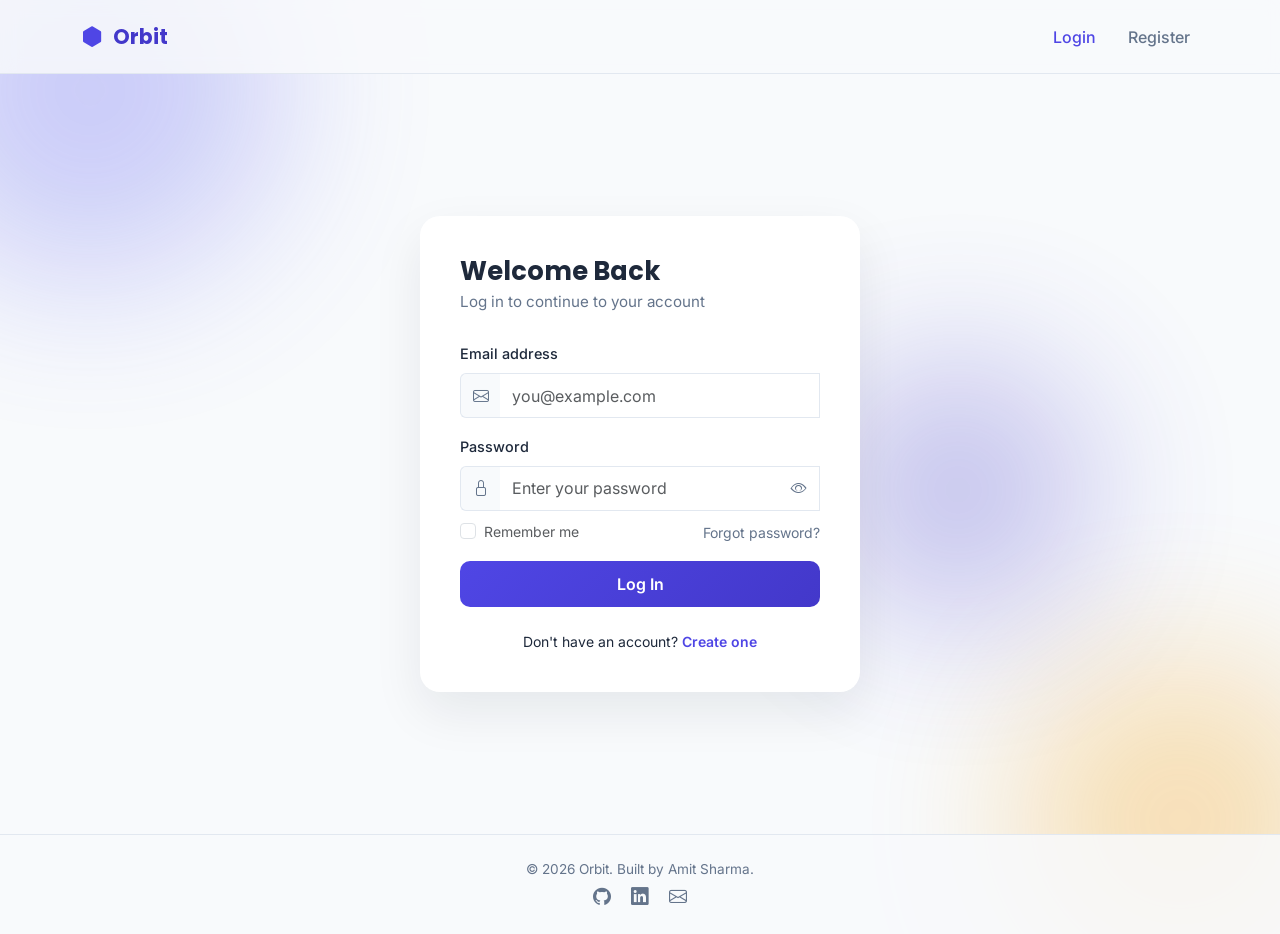
<file: index.html>
<!DOCTYPE html>
<html lang="en">
<head>
<meta charset="UTF-8">
<meta name="viewport" content="width=device-width, initial-scale=1.0">
<title>Login | Orbit</title>
<link href="https://cdn.jsdelivr.net/npm/bootstrap@5.3.3/dist/css/bootstrap.min.css" rel="stylesheet">
<link rel="stylesheet" href="https://cdn.jsdelivr.net/npm/bootstrap-icons@1.11.3/font/bootstrap-icons.css">
<link rel="preconnect" href="https://fonts.googleapis.com">
<link href="https://fonts.googleapis.com/css2?family=Inter:wght@400;500;600&family=Poppins:wght@600;700&display=swap" rel="stylesheet">
<link rel="stylesheet" href="style.css">
</head>
<body>

<div class="bg-blob blob-1"></div>
<div class="bg-blob blob-2"></div>
<div class="bg-blob blob-3"></div>

<nav class="navbar navbar-expand-lg">
  <div class="container">
    <a class="navbar-brand" href="index.html"><i class="bi bi-hexagon-fill"></i> Orbit</a>
    <button class="navbar-toggler" type="button" data-bs-toggle="collapse" data-bs-target="#navMenu" aria-label="Toggle navigation">
      <span class="navbar-toggler-icon"></span>
    </button>
    <div class="collapse navbar-collapse" id="navMenu">
      <ul class="navbar-nav ms-auto">
        <li class="nav-item"><a class="nav-link active" href="index.html">Login</a></li>
        <li class="nav-item"><a class="nav-link" href="register.html">Register</a></li>
      </ul>
    </div>
  </div>
</nav>

<main class="auth-wrapper">
  <div class="auth-card">
    <h2 class="auth-title">Welcome Back</h2>
    <p class="auth-subtitle">Log in to continue to your account</p>

    <form id="loginForm" class="needs-validation" novalidate>
      <div class="mb-3">
        <label for="loginEmail" class="form-label">Email address</label>
        <div class="input-group custom-input-group">
          <span class="input-group-text"><i class="bi bi-envelope"></i></span>
          <input type="email" class="form-control" id="loginEmail" placeholder="you@example.com" required>
          <div class="invalid-feedback">Please enter a valid email address.</div>
        </div>
      </div>

      <div class="mb-2">
        <label for="loginPassword" class="form-label">Password</label>
        <div class="input-group custom-input-group">
          <span class="input-group-text"><i class="bi bi-lock"></i></span>
          <input type="password" class="form-control" id="loginPassword" placeholder="Enter your password" minlength="6" required>
          <button class="btn toggle-password" type="button" data-target="loginPassword" aria-label="Show password">
            <i class="bi bi-eye"></i>
          </button>
          <div class="invalid-feedback">Password must be at least 6 characters.</div>
        </div>
      </div>

      <div class="d-flex justify-content-between align-items-center mb-3 mt-2">
        <div class="form-check">
          <input class="form-check-input" type="checkbox" id="rememberMe">
          <label class="form-check-label small text-muted" for="rememberMe">Remember me</label>
        </div>
        <a href="#" class="small link-muted">Forgot password?</a>
      </div>

      <button type="submit" class="btn btn-primary-custom w-100">Log In</button>

      <p class="text-center mt-4 mb-0 small">
        Don't have an account? <a href="register.html" class="link-strong">Create one</a>
      </p>
    </form>
  </div>
</main>

<footer class="app-footer">
  <div class="container text-center">
    <p class="mb-1">&copy; 2026 Orbit. Built by Amit Sharma.</p>
    <div class="footer-icons">
      <a href="#"><i class="bi bi-github"></i></a>
      <a href="#"><i class="bi bi-linkedin"></i></a>
      <a href="#"><i class="bi bi-envelope"></i></a>
    </div>
  </div>
</footer>

<div class="toast-container position-fixed top-0 end-0 p-3">
  <div id="successToast" class="toast align-items-center text-bg-success border-0" role="alert">
    <div class="d-flex">
      <div class="toast-body"><i class="bi bi-check-circle me-2"></i>Logged in! (Demo only — no backend yet)</div>
      <button type="button" class="btn-close btn-close-white me-2 m-auto" data-bs-dismiss="toast"></button>
    </div>
  </div>
</div>

<script src="https://cdn.jsdelivr.net/npm/bootstrap@5.3.3/dist/js/bootstrap.bundle.min.js"></script>
<script src="script.js"></script>
</body>
</html>
</file>
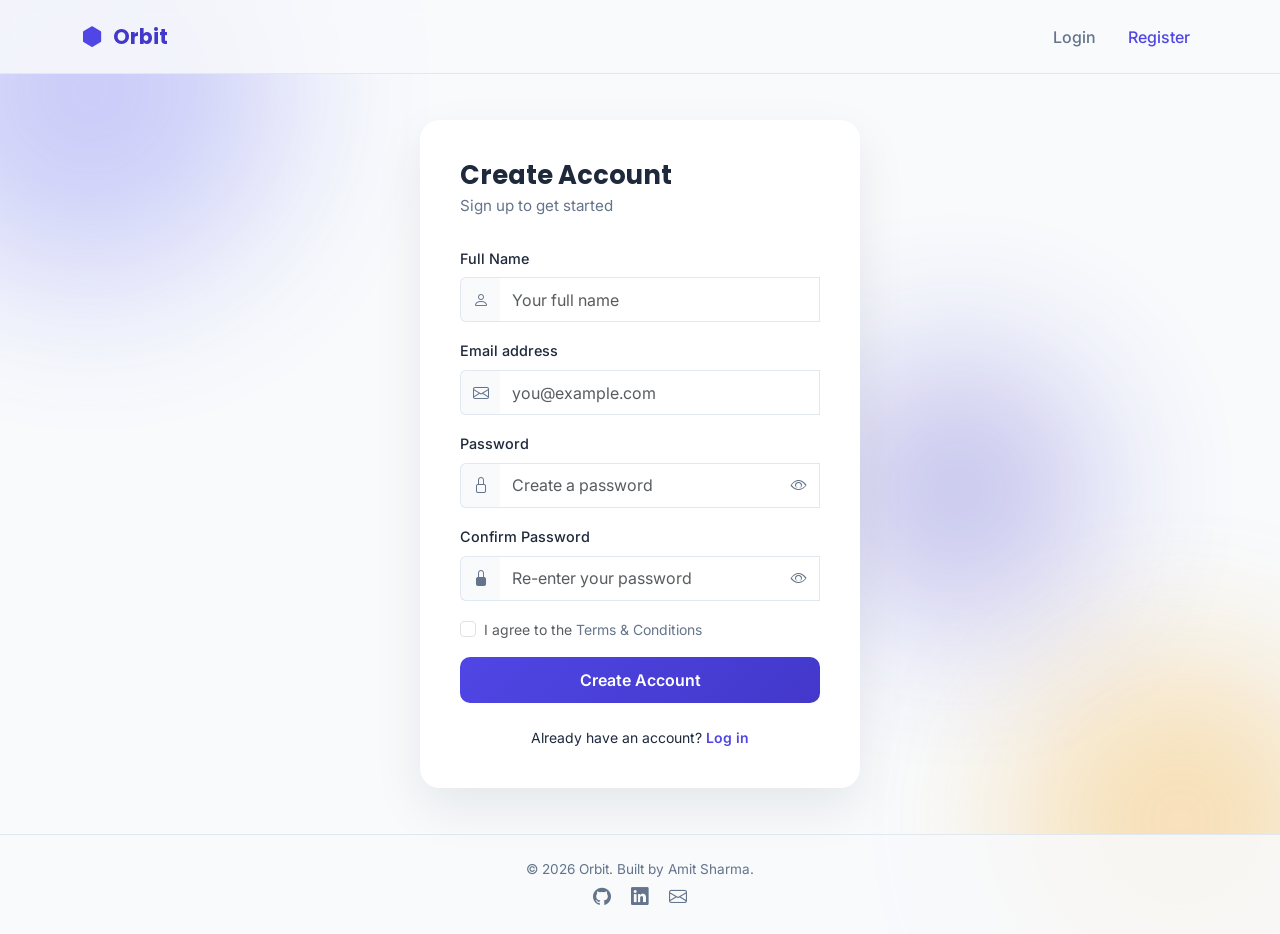
<file: register.html>
<!DOCTYPE html>
<html lang="en">
<head>
<meta charset="UTF-8">
<meta name="viewport" content="width=device-width, initial-scale=1.0">
<title>Register | Orbit</title>
<link href="https://cdn.jsdelivr.net/npm/bootstrap@5.3.3/dist/css/bootstrap.min.css" rel="stylesheet">
<link rel="stylesheet" href="https://cdn.jsdelivr.net/npm/bootstrap-icons@1.11.3/font/bootstrap-icons.css">
<link rel="preconnect" href="https://fonts.googleapis.com">
<link href="https://fonts.googleapis.com/css2?family=Inter:wght@400;500;600&family=Poppins:wght@600;700&display=swap" rel="stylesheet">
<link rel="stylesheet" href="style.css">
</head>
<body>

<div class="bg-blob blob-1"></div>
<div class="bg-blob blob-2"></div>
<div class="bg-blob blob-3"></div>

<nav class="navbar navbar-expand-lg">
  <div class="container">
    <a class="navbar-brand" href="index.html"><i class="bi bi-hexagon-fill"></i> Orbit</a>
    <button class="navbar-toggler" type="button" data-bs-toggle="collapse" data-bs-target="#navMenu" aria-label="Toggle navigation">
      <span class="navbar-toggler-icon"></span>
    </button>
    <div class="collapse navbar-collapse" id="navMenu">
      <ul class="navbar-nav ms-auto">
        <li class="nav-item"><a class="nav-link" href="index.html">Login</a></li>
        <li class="nav-item"><a class="nav-link active" href="register.html">Register</a></li>
      </ul>
    </div>
  </div>
</nav>

<main class="auth-wrapper">
  <div class="auth-card">
    <h2 class="auth-title">Create Account</h2>
    <p class="auth-subtitle">Sign up to get started</p>

    <form id="registerForm" class="needs-validation" novalidate>
      <div class="mb-3">
        <label for="fullName" class="form-label">Full Name</label>
        <div class="input-group custom-input-group">
          <span class="input-group-text"><i class="bi bi-person"></i></span>
          <input type="text" class="form-control" id="fullName" placeholder="Your full name" required>
          <div class="invalid-feedback">Please enter your name.</div>
        </div>
      </div>

      <div class="mb-3">
        <label for="regEmail" class="form-label">Email address</label>
        <div class="input-group custom-input-group">
          <span class="input-group-text"><i class="bi bi-envelope"></i></span>
          <input type="email" class="form-control" id="regEmail" placeholder="you@example.com" required>
          <div class="invalid-feedback">Please enter a valid email address.</div>
        </div>
        <div id="emailCheckMsg" class="form-text"></div>
      </div>

      <div class="mb-3">
        <label for="regPassword" class="form-label">Password</label>
        <div class="input-group custom-input-group">
          <span class="input-group-text"><i class="bi bi-lock"></i></span>
          <input type="password" class="form-control" id="regPassword" placeholder="Create a password" minlength="6" required>
          <button class="btn toggle-password" type="button" data-target="regPassword" aria-label="Show password">
            <i class="bi bi-eye"></i>
          </button>
          <div class="invalid-feedback">Password must be at least 6 characters.</div>
        </div>
      </div>

      <div class="mb-2">
        <label for="confirmPassword" class="form-label">Confirm Password</label>
        <div class="input-group custom-input-group">
          <span class="input-group-text"><i class="bi bi-lock-fill"></i></span>
          <input type="password" class="form-control" id="confirmPassword" placeholder="Re-enter your password" required>
          <button class="btn toggle-password" type="button" data-target="confirmPassword" aria-label="Show password">
            <i class="bi bi-eye"></i>
          </button>
          <div class="invalid-feedback">Passwords do not match.</div>
        </div>
      </div>

      <div class="form-check mb-3 mt-3">
        <input class="form-check-input" type="checkbox" id="terms" required>
        <label class="form-check-label small text-muted" for="terms">
          I agree to the <a href="#" class="link-muted">Terms &amp; Conditions</a>
        </label>
        <div class="invalid-feedback">You must agree before continuing.</div>
      </div>

      <button type="submit" class="btn btn-primary-custom w-100">Create Account</button>

      <p class="text-center mt-4 mb-0 small">
        Already have an account? <a href="index.html" class="link-strong">Log in</a>
      </p>
    </form>
  </div>
</main>

<footer class="app-footer">
  <div class="container text-center">
    <p class="mb-1">&copy; 2026 Orbit. Built by Amit Sharma.</p>
    <div class="footer-icons">
      <a href="#"><i class="bi bi-github"></i></a>
      <a href="#"><i class="bi bi-linkedin"></i></a>
      <a href="#"><i class="bi bi-envelope"></i></a>
    </div>
  </div>
</footer>

<div class="toast-container position-fixed top-0 end-0 p-3">
  <div id="successToast" class="toast align-items-center text-bg-success border-0" role="alert">
    <div class="d-flex">
      <div class="toast-body"><i class="bi bi-check-circle me-2"></i>Account created! (Demo only — no backend yet)</div>
      <button type="button" class="btn-close btn-close-white me-2 m-auto" data-bs-dismiss="toast"></button>
    </div>
  </div>
</div>

<script src="https://cdn.jsdelivr.net/npm/bootstrap@5.3.3/dist/js/bootstrap.bundle.min.js"></script>
<script src="script.js"></script>
</body>
</html>
</file>
<file: style.css>
:root {
  --primary: #4f46e5;
  --primary-dark: #4338ca;
  --primary-light: #6366f1;
  --accent: #f59e0b;
  --bg: #f8fafc;
  --card-bg: #ffffff;
  --text: #1e293b;
  --text-muted: #64748b;
  --border: #e2e8f0;
  --error: #dc2626;
  --success: #16a34a;
}

* { box-sizing: border-box; }

body {
  font-family: 'Inter', sans-serif;
  background: var(--bg);
  color: var(--text);
  min-height: 100vh;
  overflow-x: hidden;
  position: relative;
}

h1, h2, h3, .navbar-brand, .auth-title { font-family: 'Poppins', sans-serif; }

.bg-blob {
  position: fixed;
  border-radius: 50%;
  filter: blur(80px);
  opacity: 0.3;
  z-index: -1;
  animation: float 12s ease-in-out infinite;
}
.blob-1 { width: 380px; height: 380px; background: var(--primary-light); top: -100px; left: -100px; }
.blob-2 { width: 320px; height: 320px; background: var(--accent); bottom: -80px; right: -60px; animation-delay: 2s; }
.blob-3 { width: 260px; height: 260px; background: var(--primary-dark); top: 40%; right: 15%; animation-delay: 4s; }

@keyframes float {
  0%, 100% { transform: translate(0, 0) scale(1); }
  50% { transform: translate(30px, -30px) scale(1.08); }
}

.navbar {
  background: rgba(248, 250, 252, 0.85);
  backdrop-filter: blur(10px);
  padding: 1rem 0;
  border-bottom: 1px solid var(--border);
}
.navbar-brand { font-weight: 700; color: var(--primary-dark) !important; font-size: 1.3rem; }
.navbar-brand i { color: var(--primary); margin-right: 6px; }
.nav-link { color: var(--text-muted) !important; font-weight: 500; margin-left: 1rem; transition: color 0.2s ease; }
.nav-link:hover, .nav-link.active { color: var(--primary) !important; }

.auth-wrapper {
  min-height: calc(100vh - 140px);
  display: flex;
  align-items: center;
  justify-content: center;
  padding: 2.5rem 1rem;
}

.auth-card {
  background: var(--card-bg);
  border-radius: 20px;
  box-shadow: 0 20px 50px rgba(15, 23, 42, 0.08);
  padding: 2.5rem;
  width: 100%;
  max-width: 440px;
  animation: slideUp 0.5s ease;
}

@keyframes slideUp {
  from { opacity: 0; transform: translateY(24px); }
  to { opacity: 1; transform: translateY(0); }
}

.auth-title { font-weight: 700; font-size: 1.6rem; margin-bottom: 0.25rem; }
.auth-subtitle { color: var(--text-muted); margin-bottom: 1.75rem; font-size: 0.95rem; }

.form-label { font-weight: 500; font-size: 0.9rem; }
.custom-input-group .input-group-text { background: var(--bg); border-right: none; color: var(--text-muted); }
.custom-input-group .form-control { border-left: none; padding: 0.6rem 0.75rem; }
.custom-input-group .form-control:focus {
  box-shadow: 0 0 0 3px rgba(79, 70, 229, 0.15);
  border-color: var(--primary);
}
.custom-input-group:focus-within .input-group-text { border-color: var(--primary); }
.custom-input-group .form-control,
.custom-input-group .input-group-text { border-color: var(--border); transition: border-color 0.2s ease; }

.toggle-password { border: 1px solid var(--border); border-left: none; background: #fff; color: var(--text-muted); }
.toggle-password:hover { color: var(--primary); }

.form-check-input:checked { background-color: var(--primary); border-color: var(--primary); }

.link-muted { color: var(--text-muted); text-decoration: none; }
.link-muted:hover { color: var(--primary); }
.link-strong { color: var(--primary); font-weight: 600; text-decoration: none; }
.link-strong:hover { color: var(--primary-dark); text-decoration: underline; }

.btn-primary-custom {
  background: linear-gradient(135deg, var(--primary), var(--primary-dark));
  color: #fff;
  font-weight: 600;
  padding: 0.7rem;
  border-radius: 10px;
  border: none;
  transition: transform 0.2s ease, box-shadow 0.2s ease;
}
.btn-primary-custom:hover {
  transform: translateY(-2px);
  box-shadow: 0 10px 20px rgba(79, 70, 229, 0.3);
  color: #fff;
}

#emailCheckMsg.checking { color: var(--text-muted); }
#emailCheckMsg.taken { color: var(--error); }
#emailCheckMsg.available { color: var(--success); }

.app-footer {
  padding: 1.5rem 0;
  color: var(--text-muted);
  font-size: 0.85rem;
  border-top: 1px solid var(--border);
  background: rgba(248, 250, 252, 0.85);
}
.footer-icons a { color: var(--text-muted); margin: 0 8px; font-size: 1.1rem; transition: color 0.2s ease; }
.footer-icons a:hover { color: var(--primary); }

@media (max-width: 576px) { .auth-card { padding: 1.75rem 1.25rem; } }

@media (prefers-reduced-motion: reduce) {
  .bg-blob { animation: none; }
  .auth-card { animation: none; }
}
</file>
